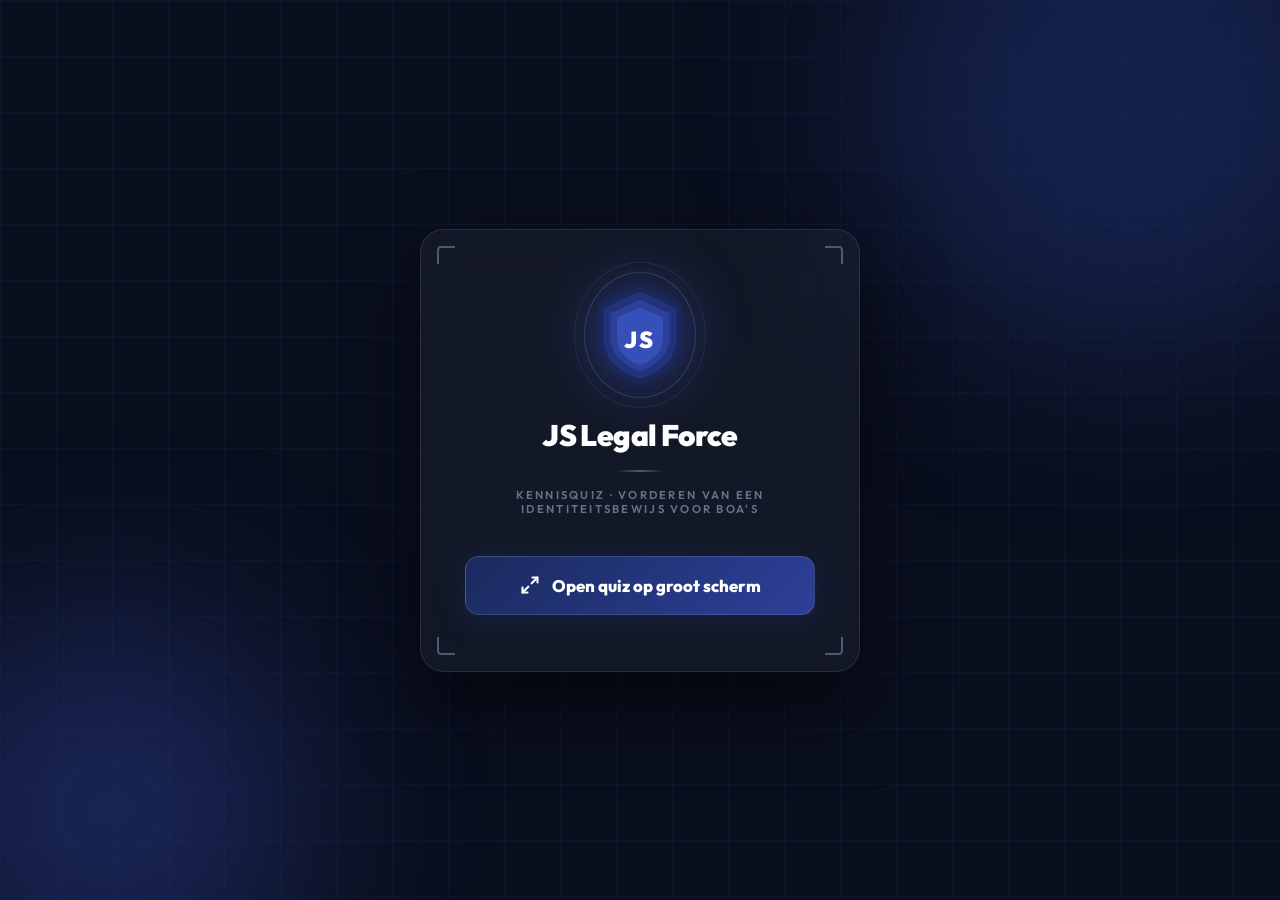
<file: launcher.html>
<!DOCTYPE html>
<html lang="nl">
<head>
<meta charset="UTF-8" />
<meta name="viewport" content="width=device-width, initial-scale=1.0" />
<title>Kennisquiz Vorderen van een identiteitsbewijs - JS Legal Force</title>
<link rel="preconnect" href="https://fonts.googleapis.com">
<link href="https://fonts.googleapis.com/css2?family=Outfit:wght@400;600;700;800;900&display=swap" rel="stylesheet">
<style>
*{box-sizing:border-box;margin:0;padding:0;}
html,body{height:100%;font-family:'Outfit',sans-serif;}
body{background:#0a0f1e;display:flex;align-items:center;justify-content:center;min-height:100vh;overflow:hidden;}
.bg-grid{position:fixed;inset:0;pointer-events:none;background-image:linear-gradient(rgba(45,64,153,0.12) 1px,transparent 1px),linear-gradient(90deg,rgba(45,64,153,0.12) 1px,transparent 1px);background-size:56px 56px;animation:gridMove 25s linear infinite;}
@keyframes gridMove{0%{background-position:0 0}100%{background-position:56px 56px}}
.orb{position:fixed;border-radius:50%;filter:blur(90px);pointer-events:none;}
.orb-1{width:500px;height:500px;background:rgba(26,42,94,0.7);top:-150px;right:-100px;animation:f1 9s ease-in-out infinite;}
.orb-2{width:380px;height:380px;background:rgba(45,64,153,0.45);bottom:-100px;left:-80px;animation:f2 11s ease-in-out infinite;}
@keyframes f1{0%,100%{transform:translate(0,0)}50%{transform:translate(-40px,40px)}}
@keyframes f2{0%,100%{transform:translate(0,0)}50%{transform:translate(30px,-30px)}}
.card{position:relative;z-index:10;width:min(440px,92vw);background:rgba(255,255,255,0.04);border:1px solid rgba(255,255,255,0.1);border-radius:24px;padding:56px 44px;text-align:center;backdrop-filter:blur(24px);-webkit-backdrop-filter:blur(24px);box-shadow:0 32px 80px rgba(0,0,0,0.6);animation:cardIn 0.8s cubic-bezier(0.34,1.56,0.64,1) both;}
@keyframes cardIn{from{opacity:0;transform:translateY(40px) scale(0.92)}to{opacity:1;transform:translateY(0) scale(1)}}
.corner{position:absolute;width:18px;height:18px;}
.tl{top:16px;left:16px;border-top:2px solid rgba(138,154,181,0.5);border-left:2px solid rgba(138,154,181,0.5);border-radius:4px 0 0 0;}
.tr{top:16px;right:16px;border-top:2px solid rgba(138,154,181,0.5);border-right:2px solid rgba(138,154,181,0.5);border-radius:0 4px 0 0;}
.bl{bottom:16px;left:16px;border-bottom:2px solid rgba(138,154,181,0.5);border-left:2px solid rgba(138,154,181,0.5);border-radius:0 0 0 4px;}
.br{bottom:16px;right:16px;border-bottom:2px solid rgba(138,154,181,0.5);border-right:2px solid rgba(138,154,181,0.5);border-radius:0 0 4px 0;}
.shield-wrap{display:inline-block;margin-bottom:28px;animation:shieldFloat 3.5s ease-in-out infinite;filter:drop-shadow(0 0 28px rgba(45,64,153,0.9));}
@keyframes shieldFloat{0%,100%{transform:translateY(0)}50%{transform:translateY(-8px)}}
.ring{position:relative;display:inline-block;}
.ring::before{content:'';position:absolute;inset:-14px;border-radius:50%;border:1px solid rgba(138,154,181,0.25);animation:rp 2.5s ease-in-out infinite;}
.ring::after{content:'';position:absolute;inset:-24px;border-radius:50%;border:1px solid rgba(138,154,181,0.12);animation:rp 2.5s ease-in-out infinite 0.5s;}
@keyframes rp{0%,100%{opacity:1;transform:scale(1)}50%{opacity:0.4;transform:scale(1.06)}}
.brand{font-weight:900;font-size:1.85rem;color:#fff;letter-spacing:-0.02em;margin-bottom:4px;}
.divider{width:48px;height:2px;background:linear-gradient(90deg,transparent,rgba(138,154,181,0.5),transparent);margin:16px auto;}
.sub{font-size:0.71rem;color:rgba(138,154,181,0.7);font-weight:600;letter-spacing:0.2em;text-transform:uppercase;margin-bottom:40px;}
.btn{position:relative;overflow:hidden;width:100%;background:linear-gradient(135deg,#1a2a5e,#2d4099);color:#fff;border:1px solid rgba(138,154,181,0.25);border-radius:14px;padding:18px 24px;font-family:'Outfit',sans-serif;font-weight:800;font-size:1.05rem;cursor:pointer;display:flex;align-items:center;justify-content:center;gap:12px;box-shadow:0 4px 28px rgba(26,42,94,0.6);transition:transform 0.2s,box-shadow 0.2s;}
.btn:hover{transform:translateY(-3px);box-shadow:0 10px 44px rgba(45,64,153,0.7);}
.btn:active{transform:scale(0.98);}
.btn::after{content:'';position:absolute;top:0;left:-100%;width:50%;height:100%;background:linear-gradient(90deg,transparent,rgba(255,255,255,0.12),transparent);animation:shimmer 3s ease-in-out infinite 1.5s;}
@keyframes shimmer{0%{left:-100%}60%,100%{left:150%}}
</style>
</head>
<body>
<div class="bg-grid"></div>
<div class="orb orb-1"></div>
<div class="orb orb-2"></div>
<div class="card">
<div class="corner tl"></div><div class="corner tr"></div>
<div class="corner bl"></div><div class="corner br"></div>
<div class="shield-wrap"><div class="ring">
<svg viewBox="0 0 80 93" fill="none" xmlns="http://www.w3.org/2000/svg" style="width:84px;height:98px;display:block;">
<path d="M40 0L80 18V49C80 71 62 86 40 93C18 86 0 71 0 49V18L40 0Z" fill="rgba(26,42,94,0.8)"/>
<path d="M40 5L75 21V49C75 69 60 82 40 88C20 82 5 69 5 49V21L40 5Z" fill="rgba(36,53,128,0.9)"/>
<path d="M40 13L68 26V49C68 65 55 76 40 81C25 76 12 65 12 49V26L40 13Z" fill="#2d4099"/>
<path d="M40 20L62 30V49C62 62 52 71 40 75C28 71 18 62 18 49V30L40 20Z" fill="#3550b8"/>
<text x="40" y="59" text-anchor="middle" font-family="Outfit,sans-serif" font-weight="900" font-size="22" fill="white" letter-spacing="2">JS</text>
</svg>
</div></div>
<div class="brand">JS Legal Force</div>
<div class="divider"></div>
<div class="sub">Kennisquiz &middot; Vorderen van een identiteitsbewijs voor BOA's</div>
<button class="btn" onclick="window.open('index.html','_blank','width='+screen.width+',height='+screen.height)">
<svg width="20" height="20" viewBox="0 0 24 24" fill="none" stroke="currentColor" stroke-width="2.5" stroke-linecap="round" stroke-linejoin="round" style="flex-shrink:0;"><polyline points="15 3 21 3 21 9"></polyline><polyline points="9 21 3 21 3 15"></polyline><line x1="21" y1="3" x2="14" y2="10"></line><line x1="3" y1="21" x2="10" y2="14"></line></svg>
Open quiz op groot scherm
</button>
</div>
</body>
</html>
</file>
